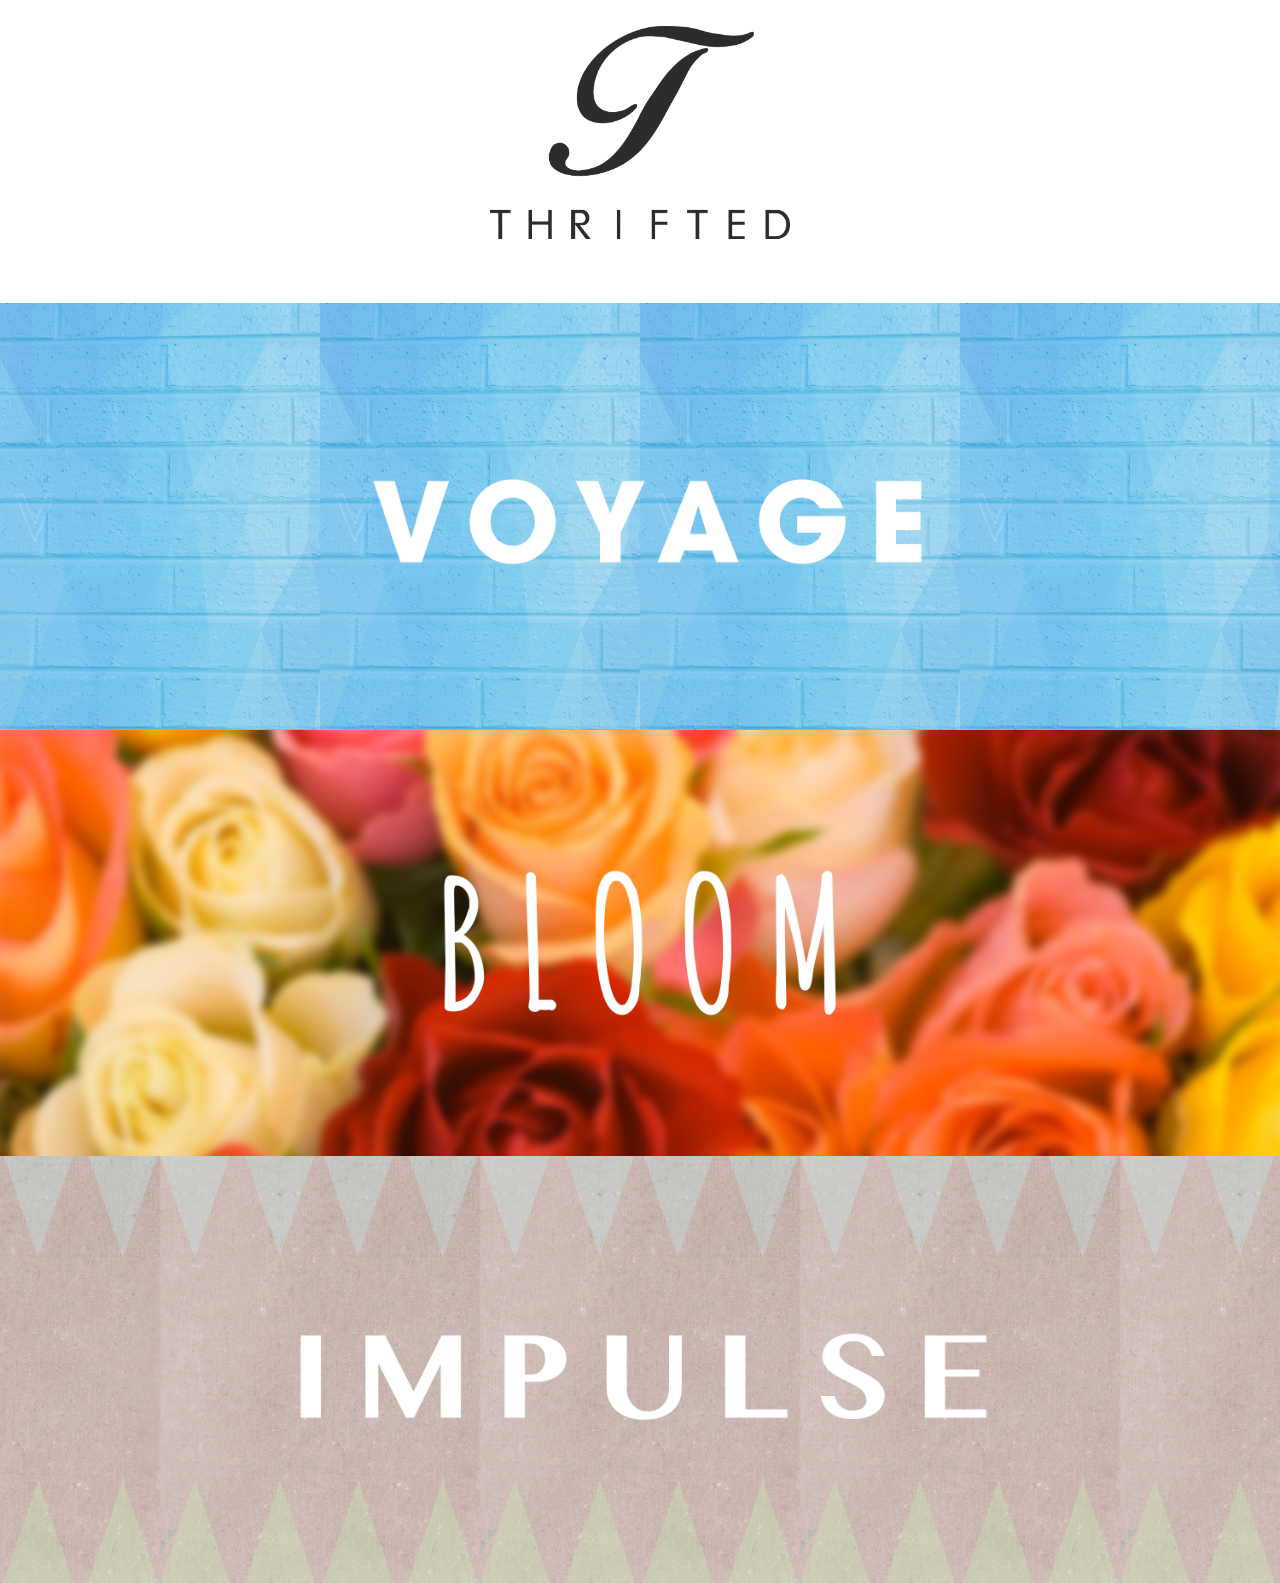
<file: index.html>
<head>
    <title>Thrifted</title>
    <link rel="shortcut icon" type="image/x-icon" href="images/logos/logo%20wo%20text.png">
    <link rel="stylesheet" href="https://maxcdn.bootstrapcdn.com/bootstrap/3.3.7/css/bootstrap.min.css" integrity="sha384-BVYiiSIFeK1dGmJRAkycuHAHRg32OmUcww7on3RYdg4Va+PmSTsz/K68vbdEjh4u" crossorigin="anonymous">
    <link rel="stylesheet" href="main.css"> </head>

<body>
    <div style="margin-top:2%" class="row">
        <div style="text-align:center;" class="col-md-12"> <img style="width:300px;" src="images/logos/logo%20w%20text"> </div>
    </div>
    <div class="row" style="margin-top:5%">
        <div class="col-md-12">
            <a href="voyage.html"><img id="collection-logo" src="images/logos/voyagebanner.png"></a>
        </div>
    </div>
    <div class="row">
        <div class="col-md-12">
            <a href="bloom.html"><img id="collection-logo" src="images/logos/bloom_benner.png"></a>
        </div>
    </div>
    <div class="row">
        <div class="col-md-12">
            <a href="impulse.html"><img id="collection-logo" src="images/logos/impulse_banner.png"></a>
        </div>
    </div>
    <script src="script.js"></script>
</body>
</file>
<file: main.css>
#collection-logo{
    width:100%;
    display: block;
    margin-left: auto;
    margin-right: auto;
    transition-duration: 0.35s;
}

#collection-logo:hover{
    opacity:0.75;
}

.verticalcenter{
    margin-top:5%;
    text-align: center;
}

.hideme
{
    opacity:0;
}
</file>
